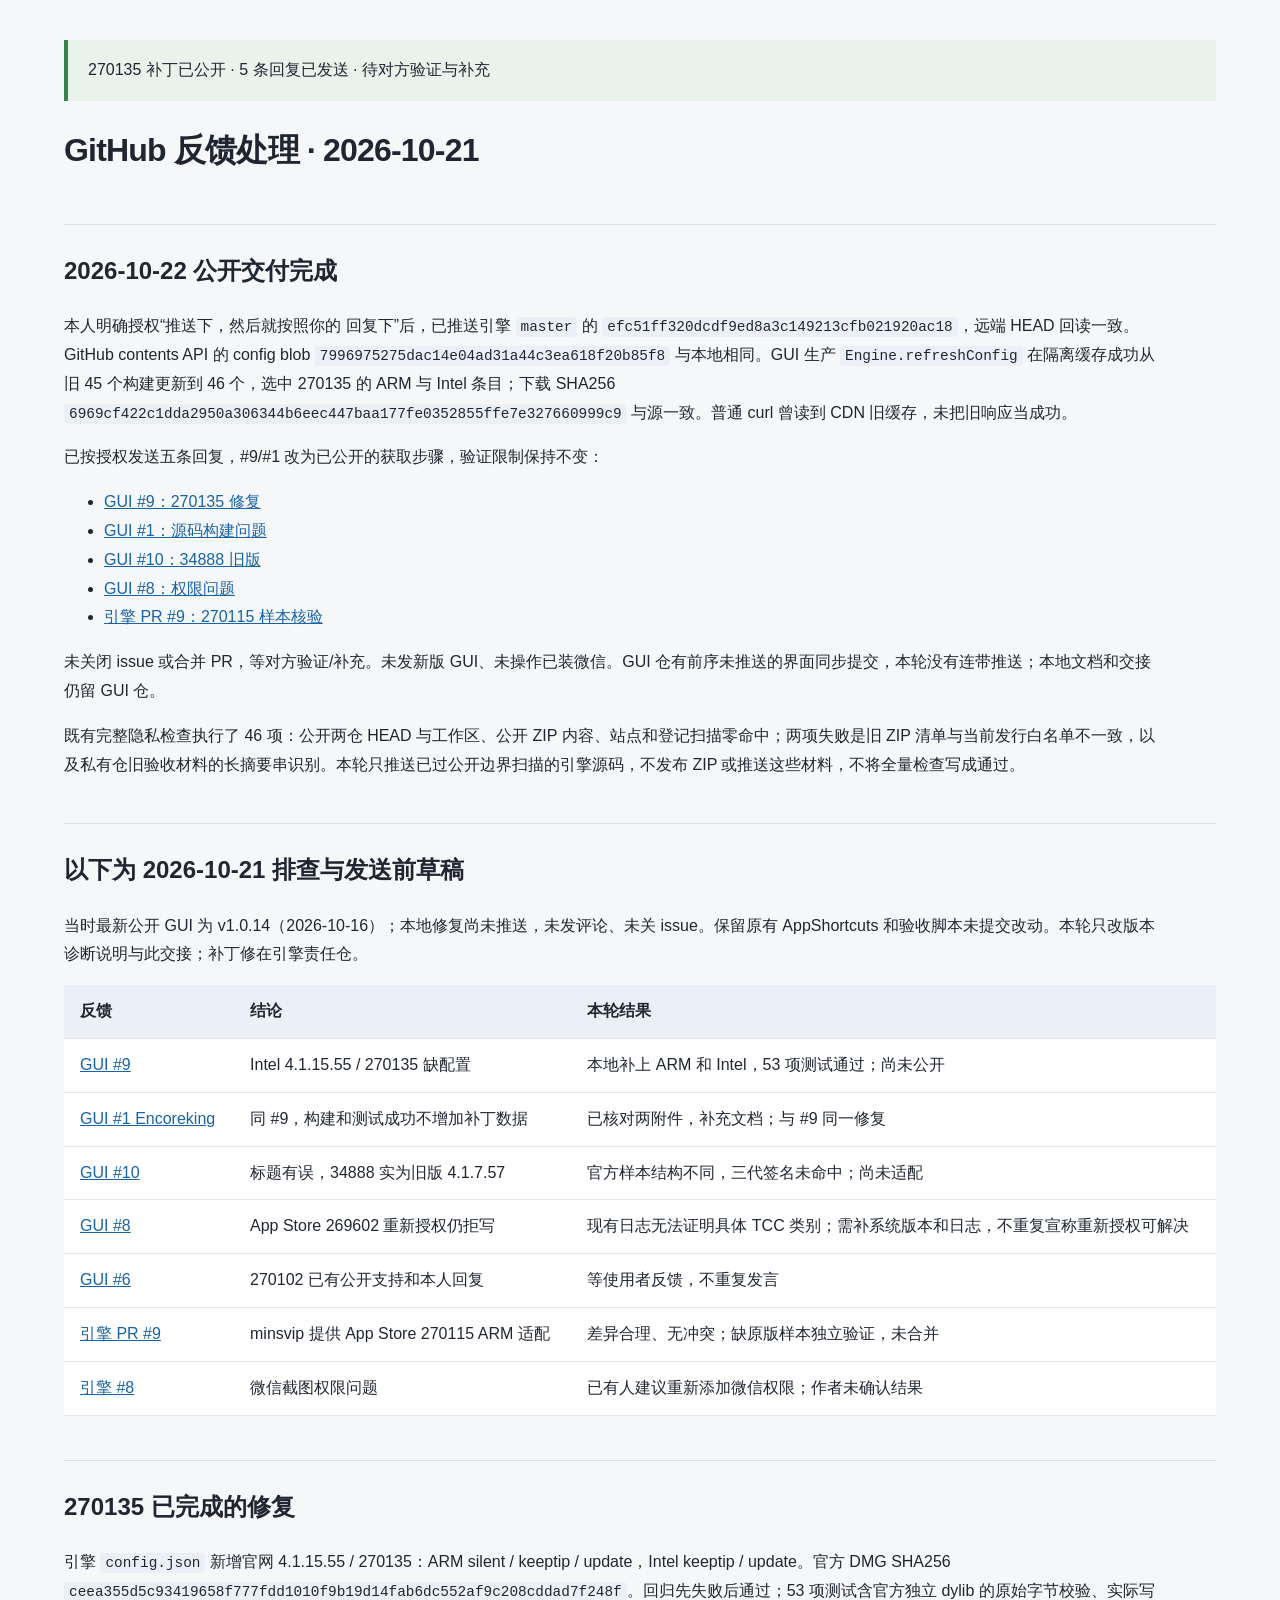
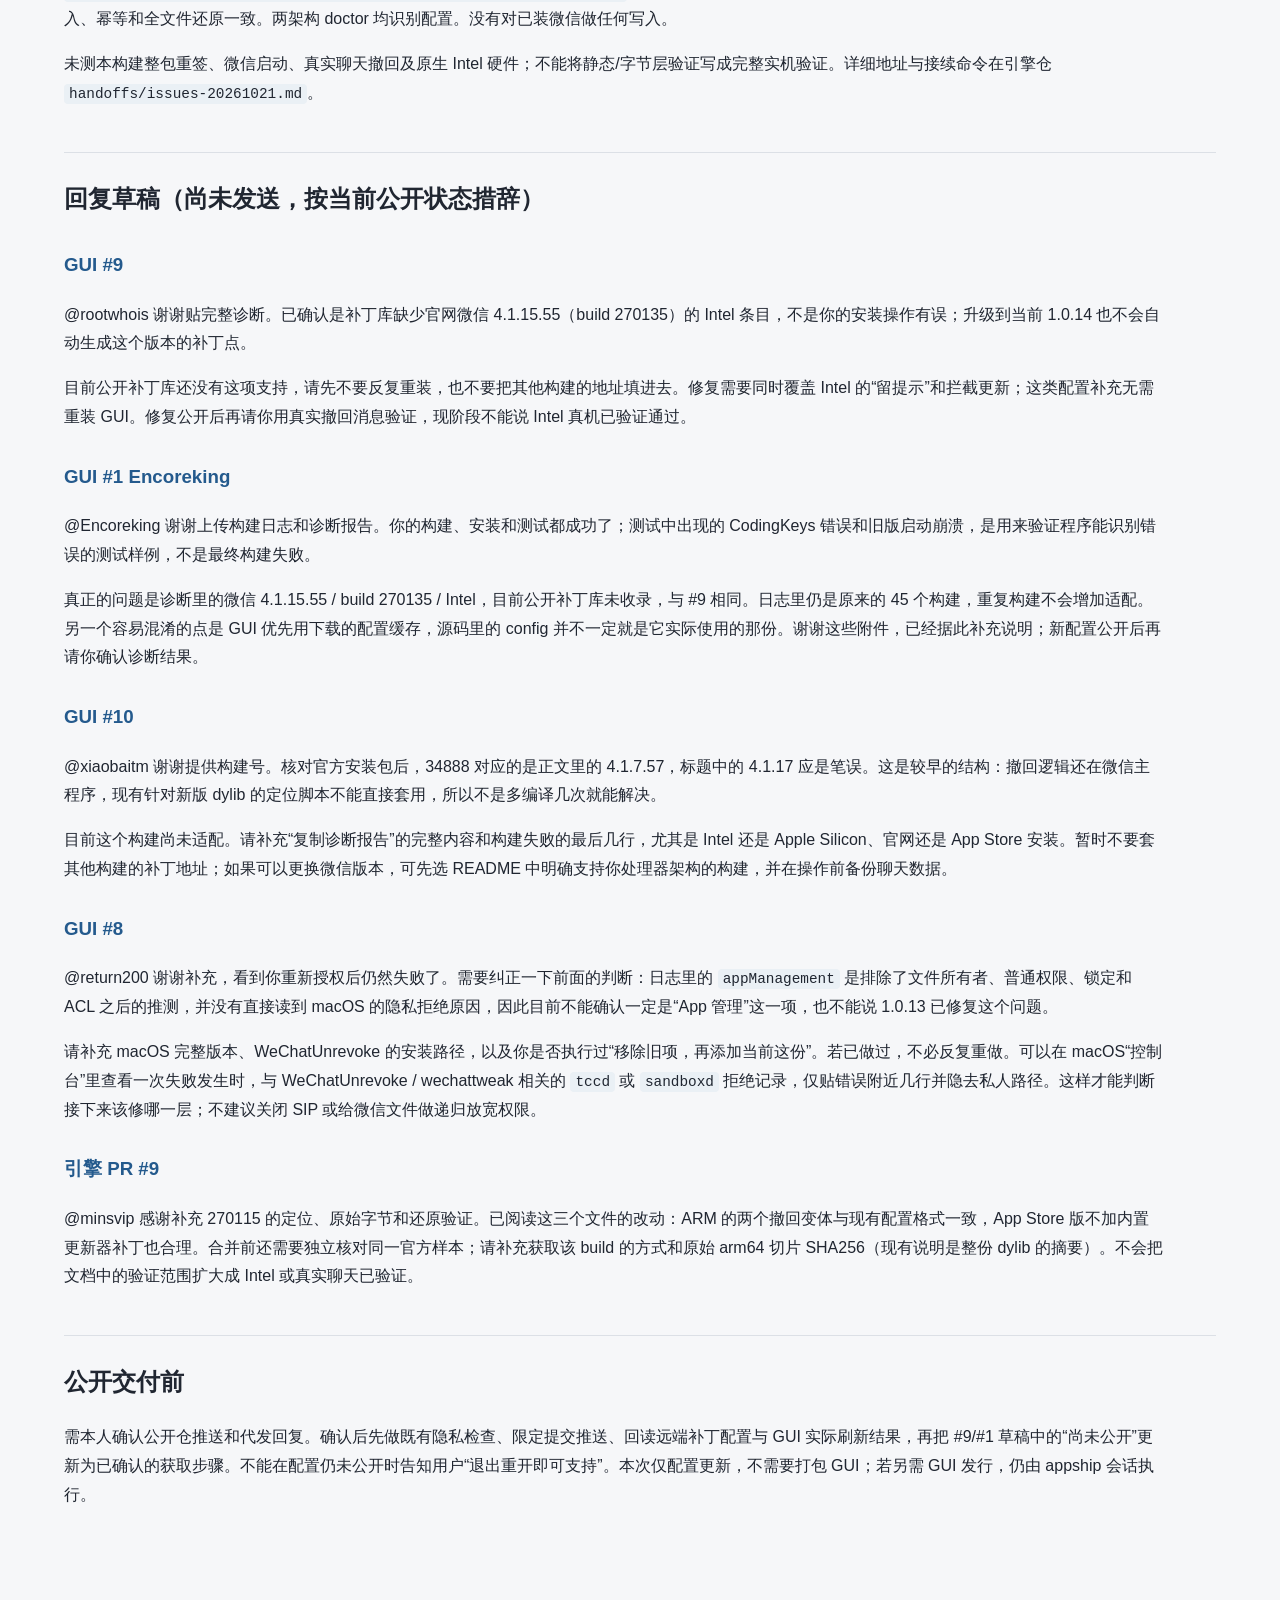
<file: handoffs/issues-20261021.html>
<!doctype html><html lang="zh-CN"><meta charset="utf-8"><meta name="viewport" content="width=device-width,initial-scale=1"><title>WeChatUnrevoke · Issue 排查与回复</title><style>body{margin:0;background:#f6f7f9;color:#202631;font:16px/1.8 -apple-system,BlinkMacSystemFont,"PingFang SC",sans-serif}main{padding:40px 5vw 80px}h1{font-size:32px;letter-spacing:-.8px}h2{margin-top:44px;border-top:1px solid #dce0e6;padding-top:24px}h3{margin-top:28px;color:#245a8d}table{width:100%;border-collapse:collapse;background:white}td,th{border-bottom:1px solid #e4e7ec;padding:12px 16px;text-align:left;vertical-align:top}th{background:#eaf0f6}a{color:#1763a6}code{font-size:.9em;background:#eaf0f5;padding:2px 5px;border-radius:4px;overflow-wrap:anywhere}p{max-width:1100px}.status{background:#e9f3ec;border-left:4px solid #38844d;padding:16px 20px} @media(max-width:700px){main{padding:20px}table{display:block;overflow:auto}}</style><main><div class="status">270135 补丁已公开 · 5 条回复已发送 · 待对方验证与补充</div><h1>GitHub 反馈处理 · 2026-10-21</h1>
<h2>2026-10-22 公开交付完成</h2>
<p>本人明确授权“推送下，然后就按照你的 回复下”后，已推送引擎 <code>master</code> 的 <code>efc51ff320dcdf9ed8a3c149213cfb021920ac18</code>，远端 HEAD 回读一致。GitHub contents API 的 config blob <code>7996975275dac14e04ad31a44c3ea618f20b85f8</code> 与本地相同。GUI 生产 <code>Engine.refreshConfig</code> 在隔离缓存成功从旧 45 个构建更新到 46 个，选中 270135 的 ARM 与 Intel 条目；下载 SHA256 <code>6969cf422c1dda2950a306344b6eec447baa177fe0352855ffe7e327660999c9</code> 与源一致。普通 curl 曾读到 CDN 旧缓存，未把旧响应当成功。</p>
<p>已按授权发送五条回复，#9/#1 改为已公开的获取步骤，验证限制保持不变：</p>
<ul>
<li><a href="https://github.com/zengtianli/WeChatUnrevoke/issues/9#issuecomment-6322713029">GUI #9：270135 修复</a></li>
<li><a href="https://github.com/zengtianli/WeChatUnrevoke/issues/1#issuecomment-6322716011">GUI #1：源码构建问题</a></li>
<li><a href="https://github.com/zengtianli/WeChatUnrevoke/issues/10#issuecomment-6322717752">GUI #10：34888 旧版</a></li>
<li><a href="https://github.com/zengtianli/WeChatUnrevoke/issues/8#issuecomment-6322719411">GUI #8：权限问题</a></li>
<li><a href="https://github.com/zengtianli/WeChatTweak/pull/9#issuecomment-6322721238">引擎 PR #9：270115 样本核验</a></li>
</ul>
<p>未关闭 issue 或合并 PR，等对方验证/补充。未发新版 GUI、未操作已装微信。GUI 仓有前序未推送的界面同步提交，本轮没有连带推送；本地文档和交接仍留 GUI 仓。</p>
<p>既有完整隐私检查执行了 46 项：公开两仓 HEAD 与工作区、公开 ZIP 内容、站点和登记扫描零命中；两项失败是旧 ZIP 清单与当前发行白名单不一致，以及私有仓旧验收材料的长摘要串识别。本轮只推送已过公开边界扫描的引擎源码，不发布 ZIP 或推送这些材料，不将全量检查写成通过。</p>
<h2>以下为 2026-10-21 排查与发送前草稿</h2>
<p>当时最新公开 GUI 为 v1.0.14（2026-10-16）；本地修复尚未推送，未发评论、未关 issue。保留原有 AppShortcuts 和验收脚本未提交改动。本轮只改版本诊断说明与此交接；补丁修在引擎责任仓。</p>
<table>
<thead>
<tr>
<th>反馈</th>
<th>结论</th>
<th>本轮结果</th>
</tr>
</thead>
<tbody>
<tr>
<td><a href="https://github.com/zengtianli/WeChatUnrevoke/issues/9">GUI #9</a></td>
<td>Intel 4.1.15.55 / 270135 缺配置</td>
<td>本地补上 ARM 和 Intel，53 项测试通过；尚未公开</td>
</tr>
<tr>
<td><a href="https://github.com/zengtianli/WeChatUnrevoke/issues/1#issuecomment-6205230649">GUI #1 Encoreking</a></td>
<td>同 #9，构建和测试成功不增加补丁数据</td>
<td>已核对两附件，补充文档；与 #9 同一修复</td>
</tr>
<tr>
<td><a href="https://github.com/zengtianli/WeChatUnrevoke/issues/10">GUI #10</a></td>
<td>标题有误，34888 实为旧版 4.1.7.57</td>
<td>官方样本结构不同，三代签名未命中；尚未适配</td>
</tr>
<tr>
<td><a href="https://github.com/zengtianli/WeChatUnrevoke/issues/8">GUI #8</a></td>
<td>App Store 269602 重新授权仍拒写</td>
<td>现有日志无法证明具体 TCC 类别；需补系统版本和日志，不重复宣称重新授权可解决</td>
</tr>
<tr>
<td><a href="https://github.com/zengtianli/WeChatUnrevoke/issues/6">GUI #6</a></td>
<td>270102 已有公开支持和本人回复</td>
<td>等使用者反馈，不重复发言</td>
</tr>
<tr>
<td><a href="https://github.com/zengtianli/WeChatTweak/pull/9">引擎 PR #9</a></td>
<td>minsvip 提供 App Store 270115 ARM 适配</td>
<td>差异合理、无冲突；缺原版样本独立验证，未合并</td>
</tr>
<tr>
<td><a href="https://github.com/zengtianli/WeChatTweak/issues/8">引擎 #8</a></td>
<td>微信截图权限问题</td>
<td>已有人建议重新添加微信权限；作者未确认结果</td>
</tr>
</tbody>
</table>
<h2>270135 已完成的修复</h2>
<p>引擎 <code>config.json</code> 新增官网 4.1.15.55 / 270135：ARM silent / keeptip / update，Intel keeptip / update。官方 DMG SHA256 <code>ceea355d5c93419658f777fdd1010f9b19d14fab6dc552af9c208cddad7f248f</code>。回归先失败后通过；53 项测试含官方独立 dylib 的原始字节校验、实际写入、幂等和全文件还原一致。两架构 doctor 均识别配置。没有对已装微信做任何写入。</p>
<p>未测本构建整包重签、微信启动、真实聊天撤回及原生 Intel 硬件；不能将静态/字节层验证写成完整实机验证。详细地址与接续命令在引擎仓 <code>handoffs/issues-20261021.md</code>。</p>
<h2>回复草稿（尚未发送，按当前公开状态措辞）</h2>
<h3>GUI #9</h3>
<p>@rootwhois 谢谢贴完整诊断。已确认是补丁库缺少官网微信 4.1.15.55（build 270135）的 Intel 条目，不是你的安装操作有误；升级到当前 1.0.14 也不会自动生成这个版本的补丁点。</p>
<p>目前公开补丁库还没有这项支持，请先不要反复重装，也不要把其他构建的地址填进去。修复需要同时覆盖 Intel 的“留提示”和拦截更新；这类配置补充无需重装 GUI。修复公开后再请你用真实撤回消息验证，现阶段不能说 Intel 真机已验证通过。</p>
<h3>GUI #1 Encoreking</h3>
<p>@Encoreking 谢谢上传构建日志和诊断报告。你的构建、安装和测试都成功了；测试中出现的 CodingKeys 错误和旧版启动崩溃，是用来验证程序能识别错误的测试样例，不是最终构建失败。</p>
<p>真正的问题是诊断里的微信 4.1.15.55 / build 270135 / Intel，目前公开补丁库未收录，与 #9 相同。日志里仍是原来的 45 个构建，重复构建不会增加适配。另一个容易混淆的点是 GUI 优先用下载的配置缓存，源码里的 config 并不一定就是它实际使用的那份。谢谢这些附件，已经据此补充说明；新配置公开后再请你确认诊断结果。</p>
<h3>GUI #10</h3>
<p>@xiaobaitm 谢谢提供构建号。核对官方安装包后，34888 对应的是正文里的 4.1.7.57，标题中的 4.1.17 应是笔误。这是较早的结构：撤回逻辑还在微信主程序，现有针对新版 dylib 的定位脚本不能直接套用，所以不是多编译几次就能解决。</p>
<p>目前这个构建尚未适配。请补充“复制诊断报告”的完整内容和构建失败的最后几行，尤其是 Intel 还是 Apple Silicon、官网还是 App Store 安装。暂时不要套其他构建的补丁地址；如果可以更换微信版本，可先选 README 中明确支持你处理器架构的构建，并在操作前备份聊天数据。</p>
<h3>GUI #8</h3>
<p>@return200 谢谢补充，看到你重新授权后仍然失败了。需要纠正一下前面的判断：日志里的 <code>appManagement</code> 是排除了文件所有者、普通权限、锁定和 ACL 之后的推测，并没有直接读到 macOS 的隐私拒绝原因，因此目前不能确认一定是“App 管理”这一项，也不能说 1.0.13 已修复这个问题。</p>
<p>请补充 macOS 完整版本、WeChatUnrevoke 的安装路径，以及你是否执行过“移除旧项，再添加当前这份”。若已做过，不必反复重做。可以在 macOS“控制台”里查看一次失败发生时，与 WeChatUnrevoke / wechattweak 相关的 <code>tccd</code> 或 <code>sandboxd</code> 拒绝记录，仅贴错误附近几行并隐去私人路径。这样才能判断接下来该修哪一层；不建议关闭 SIP 或给微信文件做递归放宽权限。</p>
<h3>引擎 PR #9</h3>
<p>@minsvip 感谢补充 270115 的定位、原始字节和还原验证。已阅读这三个文件的改动：ARM 的两个撤回变体与现有配置格式一致，App Store 版不加内置更新器补丁也合理。合并前还需要独立核对同一官方样本；请补充获取该 build 的方式和原始 arm64 切片 SHA256（现有说明是整份 dylib 的摘要）。不会把文档中的验证范围扩大成 Intel 或真实聊天已验证。</p>
<h2>公开交付前</h2>
<p>需本人确认公开仓推送和代发回复。确认后先做既有隐私检查、限定提交推送、回读远端补丁配置与 GUI 实际刷新结果，再把 #9/#1 草稿中的“尚未公开”更新为已确认的获取步骤。不能在配置仍未公开时告知用户“退出重开即可支持”。本次仅配置更新，不需要打包 GUI；若另需 GUI 发行，仍由 appship 会话执行。</p></main></html>
</file>
